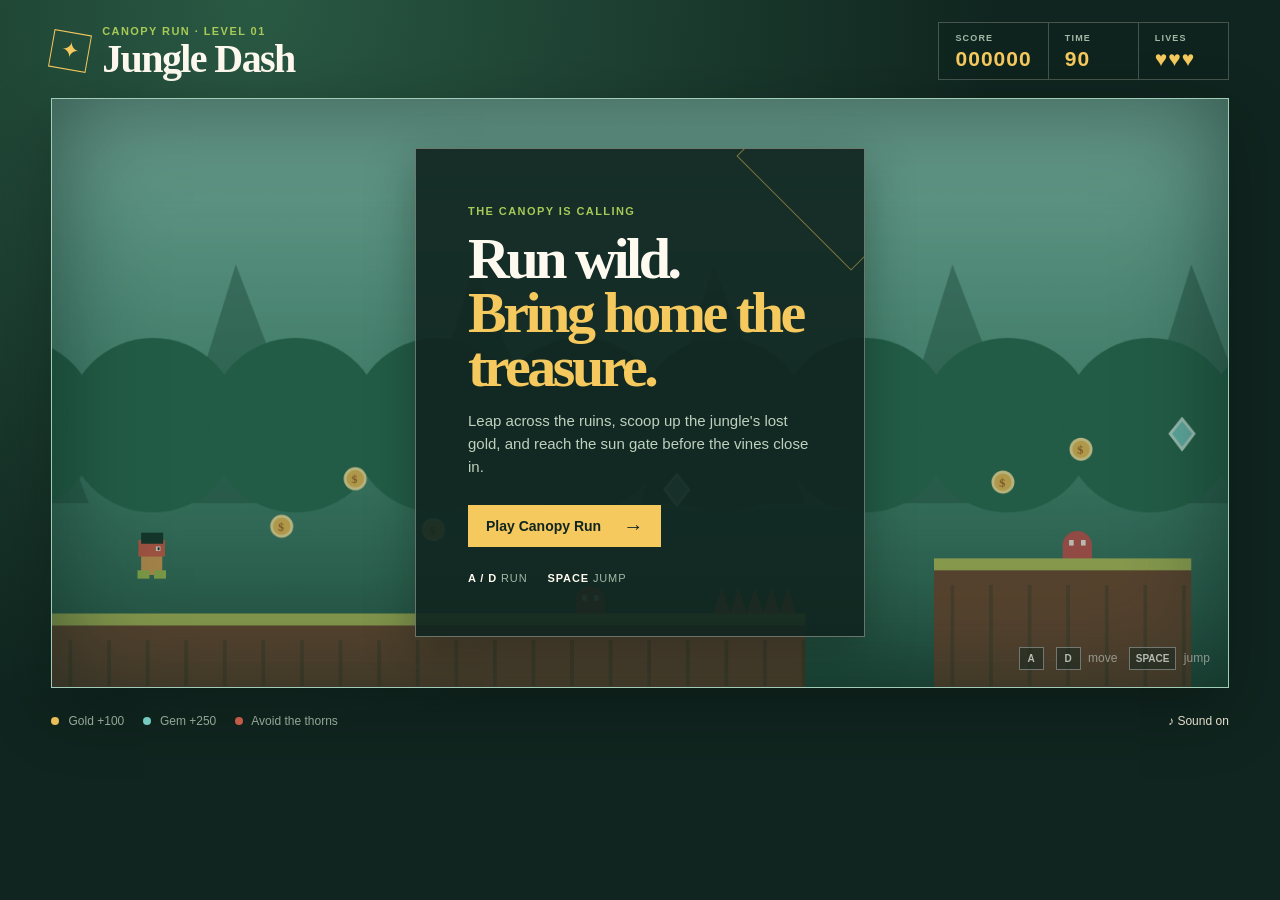
<file: index.html>
<!DOCTYPE html>
<html lang="en">
<head>
  <meta charset="UTF-8">
  <meta name="viewport" content="width=device-width, initial-scale=1.0">
  <title>Jungle Dash | Canopy Run</title>
  <link rel="stylesheet" href="jungle-dash.css">
</head>
<body>
  <main class="game-shell">
    <section class="game-header" aria-label="Jungle Dash header">
      <div class="brand-lockup">
        <span class="brand-mark">✦</span>
        <div>
          <p class="eyebrow">Canopy Run · Level 01</p>
          <h1>Jungle Dash</h1>
        </div>
      </div>
      <div class="status-strip" aria-label="Game status">
        <div class="stat"><span class="stat-label">Score</span><strong id="score">000000</strong></div>
        <div class="stat"><span class="stat-label">Time</span><strong id="timer">90</strong></div>
        <div class="stat"><span class="stat-label">Lives</span><strong id="lives">♥♥♥</strong></div>
      </div>
    </section>

    <section class="game-stage" aria-label="Jungle Dash game">
      <canvas id="gameCanvas" width="1280" height="640" aria-label="Playable Jungle Dash platform game"></canvas>
      <div class="stage-vignette" aria-hidden="true"></div>
      <div class="stage-hint"><span class="key-chip">A</span><span class="key-chip">D</span> move <span class="key-chip">SPACE</span> jump</div>

      <div id="startOverlay" class="overlay overlay-visible">
        <div class="overlay-card intro-card">
          <span class="card-kicker">The canopy is calling</span>
          <h2>Run wild.<br><em>Bring home the treasure.</em></h2>
          <p>Leap across the ruins, scoop up the jungle's lost gold, and reach the sun gate before the vines close in.</p>
          <button id="startButton" class="primary-button">Play Canopy Run <span>→</span></button>
          <div class="control-row"><span><b>A / D</b> Run</span><span><b>SPACE</b> Jump</span></div>
        </div>
      </div>

      <div id="resultOverlay" class="overlay" aria-live="polite">
        <div class="overlay-card result-card">
          <span id="resultKicker" class="card-kicker">Run complete</span>
          <h2 id="resultTitle">You found the sun gate.</h2>
          <p id="resultMessage">The jungle remembers a fast runner.</p>
          <div class="result-score"><span>Final score</span><strong id="finalScore">000000</strong></div>
          <button id="restartButton" class="primary-button">Run it again <span>↻</span></button>
        </div>
      </div>
    </section>

    <footer class="game-footer">
      <div><span class="legend-dot coin-dot"></span> Gold +100 <span class="legend-dot gem-dot"></span> Gem +250 <span class="legend-dot danger-dot"></span> Avoid the thorns</div>
      <button id="muteButton" class="icon-button" type="button" aria-label="Toggle sound">♪ <span>Sound on</span></button>
    </footer>
  </main>
  <script src="jungle-dash.js"></script>
</body>
</html>
</file>
<file: jungle-dash.css>
:root {
  --ink: #10251f;
  --deep: #173c2e;
  --moss: #426a45;
  --leaf: #a7c957;
  --sun: #f5c95d;
  --cream: #f7f1df;
  --paper: #fffaf0;
  --coral: #d9654f;
  --line: rgba(247, 241, 223, .24);
  font-family: Georgia, 'Times New Roman', serif;
  color: var(--cream);
  background: #10251f;
}

* { box-sizing: border-box; }
body { margin: 0; min-width: 320px; background: radial-gradient(circle at 20% 0%, #295943 0, #10251f 54%); }
button { font: inherit; }
.game-shell { width: min(1440px, 100%); min-height: 100vh; margin: 0 auto; padding: 22px clamp(16px, 4vw, 60px) 28px; display: flex; flex-direction: column; gap: 18px; }
.game-header, .game-footer { display: flex; align-items: center; justify-content: space-between; gap: 18px; }
.brand-lockup { display: flex; align-items: center; gap: 13px; }
.brand-mark { display: grid; place-items: center; width: 38px; height: 38px; border: 1px solid var(--sun); color: var(--sun); transform: rotate(10deg); font-size: 22px; }
.eyebrow, .card-kicker, .stat-label { margin: 0; color: var(--leaf); font: 700 11px/1.2 'Trebuchet MS', sans-serif; letter-spacing: .13em; text-transform: uppercase; }
h1 { margin: 3px 0 0; color: var(--paper); font-size: clamp(26px, 4vw, 40px); font-weight: 700; letter-spacing: -.04em; line-height: .9; }
.status-strip { display: flex; border: 1px solid var(--line); background: rgba(12, 35, 27, .45); }
.stat { min-width: 90px; padding: 10px 16px; border-left: 1px solid var(--line); }
.stat:first-child { border-left: 0; }
.stat-label { display: block; color: #a4b8a7; font-size: 9px; }
.stat strong { display: block; margin-top: 4px; color: var(--sun); font: 700 21px/1 'Trebuchet MS', sans-serif; letter-spacing: .05em; }
.game-stage { position: relative; isolation: isolate; overflow: hidden; border: 1px solid rgba(247, 241, 223, .35); background: #73b9a2; box-shadow: 0 22px 60px rgba(0, 0, 0, .27); }
canvas { display: block; width: 100%; height: auto; aspect-ratio: 2 / 1; image-rendering: auto; }
.stage-vignette { position: absolute; inset: 0; pointer-events: none; box-shadow: inset 0 0 100px rgba(9, 31, 25, .58); z-index: 1; }
.stage-hint { position: absolute; z-index: 2; right: 18px; bottom: 17px; color: rgba(255, 250, 240, .72); font: 12px 'Trebuchet MS', sans-serif; }
.key-chip { display: inline-grid; place-items: center; min-width: 25px; height: 23px; margin: 0 4px 0 8px; padding: 0 6px; border: 1px solid rgba(255,255,255,.5); background: rgba(16,37,31,.46); color: var(--paper); font-size: 10px; font-weight: 700; }
.overlay { position: absolute; z-index: 4; inset: 0; display: grid; place-items: center; padding: 26px; background: rgba(16, 37, 31, .3); opacity: 0; pointer-events: none; transition: opacity .25s ease; }
.overlay-visible { opacity: 1; pointer-events: auto; }
.overlay-card { width: min(450px, 100%); padding: clamp(28px, 5vw, 52px); border: 1px solid rgba(247, 241, 223, .38); background: rgba(16, 37, 31, .91); box-shadow: 0 16px 44px rgba(8, 23, 18, .34); }
.intro-card { position: relative; overflow: hidden; }
.intro-card::after { content: ''; position: absolute; width: 160px; height: 160px; right: -68px; top: -74px; border: 1px solid rgba(245,201,93,.48); transform: rotate(45deg); }
.overlay-card h2 { margin: 13px 0 15px; color: var(--paper); font-size: clamp(35px, 6vw, 58px); line-height: .93; letter-spacing: -.06em; }
.overlay-card h2 em { color: var(--sun); font-style: normal; }
.overlay-card p { max-width: 360px; margin: 0; color: #c0d0bf; font: 15px/1.55 'Trebuchet MS', sans-serif; }
.primary-button { display: inline-flex; align-items: center; justify-content: center; gap: 22px; margin-top: 27px; padding: 13px 18px; border: 0; background: var(--sun); color: var(--ink); cursor: pointer; font: 700 14px 'Trebuchet MS', sans-serif; transition: transform .18s ease, background .18s ease; }
.primary-button:hover { background: #ffda7d; transform: translateY(-2px); }
.primary-button span { font-size: 20px; line-height: 10px; }
.control-row { display: flex; gap: 20px; margin-top: 25px; color: #a4b8a7; font: 11px 'Trebuchet MS', sans-serif; text-transform: uppercase; letter-spacing: .08em; }
.control-row b { color: var(--paper); }
.result-card { text-align: center; }
.result-card p { margin-inline: auto; }
.result-score { display: flex; align-items: baseline; justify-content: space-between; margin-top: 25px; padding-top: 17px; border-top: 1px solid var(--line); color: #a4b8a7; font: 12px 'Trebuchet MS', sans-serif; text-align: left; }
.result-score strong { color: var(--sun); font: 700 30px 'Trebuchet MS', sans-serif; letter-spacing: .06em; }
.result-card .primary-button { width: 100%; }
.game-footer { min-height: 30px; color: #a4b8a7; font: 12px 'Trebuchet MS', sans-serif; }
.legend-dot { display: inline-block; width: 8px; height: 8px; margin: 0 6px 0 15px; border-radius: 50%; background: var(--sun); }
.legend-dot:first-child { margin-left: 0; }
.gem-dot { background: #82e0d5; }
.danger-dot { background: var(--coral); }
.icon-button { padding: 5px 0; border: 0; background: transparent; color: var(--cream); cursor: pointer; font: 12px 'Trebuchet MS', sans-serif; }
.icon-button:hover { color: var(--sun); }
@media (max-width: 640px) { .game-shell { padding: 14px 10px 18px; gap: 11px; } .game-header { align-items: flex-start; flex-direction: column; } .status-strip { width: 100%; } .stat { flex: 1; min-width: 0; } .stage-hint { right: 8px; bottom: 8px; font-size: 9px; } .key-chip { height: 19px; min-width: 19px; font-size: 8px; } .game-footer { align-items: flex-start; flex-direction: column; gap: 8px; } .control-row { flex-direction: column; gap: 8px; } }
</file>
